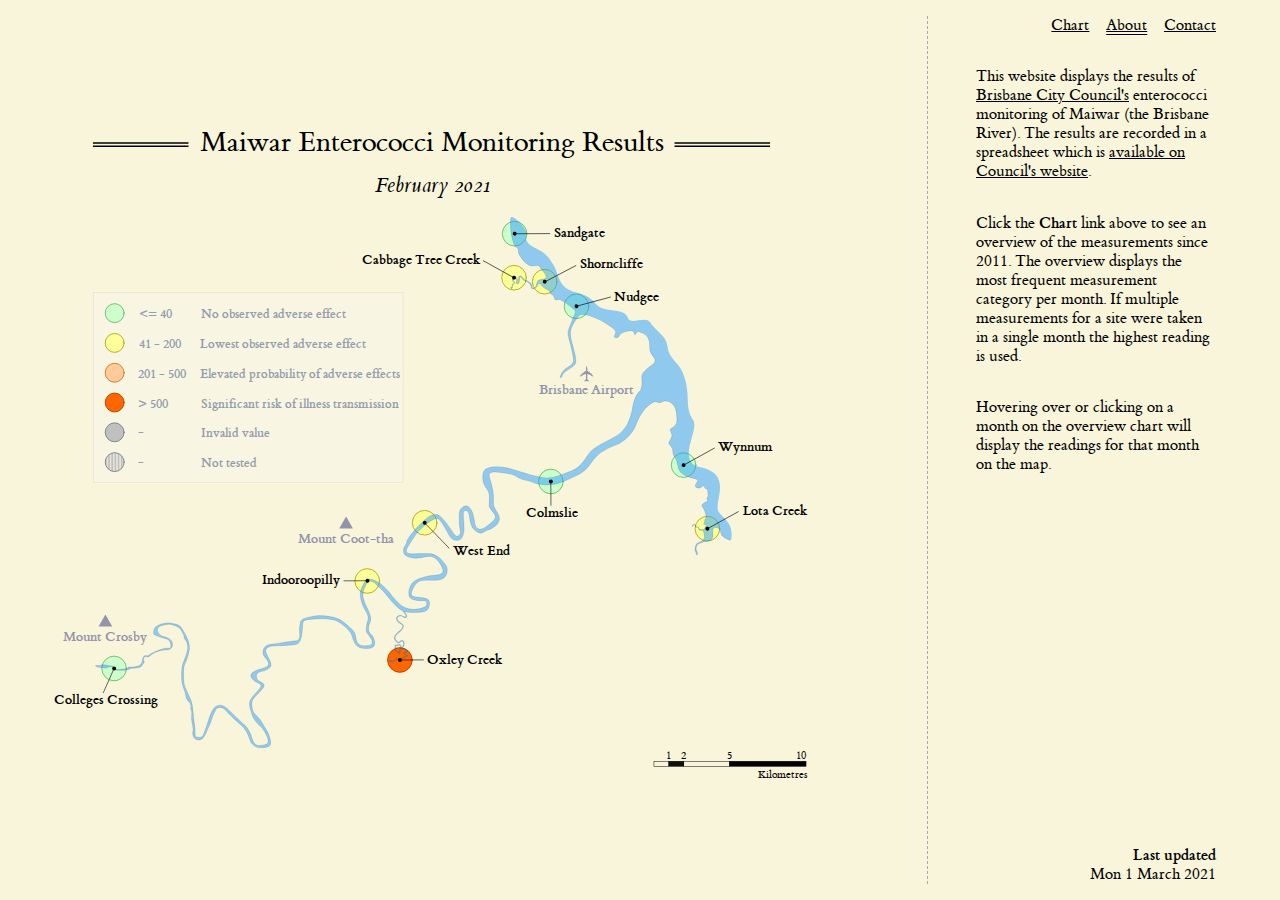
<file: site/index.html>
<!DOCTYPE html>
<html lang=en>
  <head>
    <title>Maiwar Water Quality Map</title>
    <meta charset="UTF-8">
    <meta name="viewport" content="width=device-width">
    <link href="css/style.css" rel="stylesheet">
  </head>

  <body>
    <div id="content">
      <svg version="1.1" viewBox="0 0 842.9 691.22" xmlns="http://www.w3.org/2000/svg" xmlns:xlink="http://www.w3.org/1999/xlink">
        <defs>
        <pattern id="b" xlink:href="#d" patternTransform="matrix(.14244 0 0 .48822 139.49 130.51)"/>
        <pattern id="d" width="29.687487" height="138.54168" patternTransform="matrix(.26458 0 0 .26458 139.18 143.21)" patternUnits="userSpaceOnUse">
        <rect width="9.8958" height="138.54" fill="#c0c0c0" fill-rule="evenodd" style="paint-order:markers fill stroke"/>
        <rect x="19.792" width="9.8958" height="138.54" fill="#c0c0c0" fill-rule="evenodd" style="paint-order:markers fill stroke"/>
        </pattern>
        <pattern id="a" xlink:href="#c" patternTransform="matrix(.10924 0 0 .37443 -422.92 126.75)"/>
        <pattern id="c" width="29.687487" height="138.54168" patternTransform="matrix(.26458 0 0 .26458 139.18 143.21)" patternUnits="userSpaceOnUse">
        <rect width="9.8958" height="138.54" fill="#c0c0c0" fill-rule="evenodd" style="paint-order:markers fill stroke"/>
        <rect x="19.792" width="9.8958" height="138.54" fill="#c0c0c0" fill-rule="evenodd" style="paint-order:markers fill stroke"/>
        </pattern>
        </defs>
        <g transform="translate(475.04 233.45)">
        <rect x="-475.04" y="-233.45" width="842.9" height="691.22" fill="#f8f5da" fill-rule="evenodd" style="paint-order:markers fill stroke"/>
        </g>
        <g transform="translate(475.04 233.45)">
        <text x="-155.28358" y="200.64932" fill="#9393ac" font-family="ETBembo" font-size="3.5278px" letter-spacing="0px" stroke-width=".26458" word-spacing="0px" style="font-feature-settings:normal;font-variant-caps:normal;font-variant-ligatures:normal;font-variant-numeric:normal;line-height:1.25" xml:space="preserve"><tspan x="-155.28358" y="203.91183" fill="#9393ac" font-family="ETBembo" stroke-width=".26458"/></text>
        </g>
        <g transform="translate(475.04 233.45)">
        <g transform="translate(12.145 -3.7042)">
        <rect x="159.9" y="431.56" width="15.127" height="5.0874" fill="none" stroke="#000" stroke-linecap="square" stroke-miterlimit="2" stroke-width=".5" style="paint-order:normal"/>
        <rect x="175.02" y="431.56" width="15.127" height="5.0874" fill="#101010" fill-rule="evenodd" stroke="#000" stroke-linecap="square" stroke-miterlimit="2" stroke-width=".5" style="paint-order:normal"/>
        <rect x="190.15" y="431.56" width="46.381" height="5.0874" fill="none" stroke="#000" stroke-linecap="square" stroke-miterlimit="2" stroke-width=".5" style="paint-order:normal"/>
        <text x="172.05009" y="429.47739" fill="#000000" font-family="ETBembo" font-size="11.289px" letter-spacing="0px" stroke-width=".26458" word-spacing="0px" style="font-feature-settings:normal;font-variant-caps:normal;font-variant-ligatures:normal;font-variant-numeric:normal;line-height:1.25" xml:space="preserve"><tspan x="172.05009" y="429.47739" font-family="ETBembo" font-size="11.289px" stroke-width=".26458" style="font-feature-settings:normal;font-variant-caps:normal;font-variant-ligatures:normal;font-variant-numeric:normal">1</tspan></text>
        <text x="187.71008" y="429.47739" fill="#000000" font-family="ETBembo" font-size="11.289px" letter-spacing="0px" stroke-width=".26458" word-spacing="0px" style="font-feature-settings:normal;font-variant-caps:normal;font-variant-ligatures:normal;font-variant-numeric:normal;line-height:1.25" xml:space="preserve"><tspan x="187.71008" y="429.47739" font-family="ETBembo" font-size="11.289px" stroke-width=".26458" style="font-feature-settings:normal;font-variant-caps:normal;font-variant-ligatures:normal;font-variant-numeric:normal">2</tspan></text>
        <text x="233.63998" y="429.47739" fill="#000000" font-family="ETBembo" font-size="11.289px" letter-spacing="0px" stroke-width=".26458" word-spacing="0px" style="font-feature-settings:normal;font-variant-caps:normal;font-variant-ligatures:normal;font-variant-numeric:normal;line-height:1.25" xml:space="preserve"><tspan x="233.63998" y="429.47739" font-family="ETBembo" font-size="11.289px" stroke-width=".26458" style="font-feature-settings:normal;font-variant-caps:normal;font-variant-ligatures:normal;font-variant-numeric:normal">5</tspan></text>
        <rect x="236.53" y="431.56" width="77.635" height="5.0874" fill-rule="evenodd" stroke="#000" stroke-linecap="square" stroke-miterlimit="2" stroke-width=".5" style="paint-order:normal"/>
        <text x="303.75174" y="429.47739" fill="#000000" font-family="ETBembo" font-size="11.289px" letter-spacing="0px" stroke-width=".26458" word-spacing="0px" style="font-feature-settings:normal;font-variant-caps:normal;font-variant-ligatures:normal;font-variant-numeric:normal;line-height:1.25" xml:space="preserve"><tspan x="303.75174" y="429.47739" font-family="ETBembo" font-size="11.289px" stroke-width=".26458" style="font-feature-settings:normal;font-variant-caps:normal;font-variant-ligatures:normal;font-variant-numeric:normal">10</tspan></text>
        <text x="265.03409" y="449.0434" fill="#000000" font-family="sans-serif" font-size="16.933px" letter-spacing="0px" stroke-width=".26458" word-spacing="0px" style="font-feature-settings:normal;font-variant-caps:normal;font-variant-ligatures:normal;font-variant-numeric:normal;line-height:1.25" xml:space="preserve"><tspan x="265.03409" y="449.0434" font-family="ETBembo" font-size="11.289px" stroke-width=".26458">Kilometres</tspan></text>
        </g>
        </g>
        <g transform="translate(475.04 233.45)">
        <text x="-374.55164" y="147.72813" fill="#939dac" font-family="'Victor Mono'" font-size="11.289px" font-weight="bold" letter-spacing="0px" stroke-width=".26458" word-spacing="0px" style="font-feature-settings:normal;font-variant-caps:normal;font-variant-ligatures:normal;font-variant-numeric:normal;line-height:1.25" xml:space="preserve"><tspan x="-374.55164" y="158.3376" fill="#939dac" font-family="'Victor Mono'" font-size="11.289px" font-weight="bold" stroke-width=".26458" style="font-feature-settings:normal;font-variant-caps:normal;font-variant-ligatures:normal;font-variant-numeric:normal"/></text>
        <circle id="location-indooroopilly" cx="-118.75" cy="245.02" r="12.5" fill="#f60" fill-rule="evenodd" stroke="#b24900" stroke-linecap="square" style="paint-order:markers fill stroke"/>
        <circle id="location-west-end" cx="-60.513" cy="185.94" r="12.5" fill="#fc9" fill-rule="evenodd" stroke="#c98038" stroke-linecap="square" style="paint-order:markers fill stroke"/>
        <circle id="location-oxley-creek" cx="-85.629" cy="325.13" r="12.5" fill="#ff9" fill-rule="evenodd" stroke="#b0b027" stroke-linecap="square" style="paint-order:markers fill stroke"/>
        <circle id="location-colleges-crossing" cx="-375.49" cy="333.76" r="12.5" fill="#cfc" fill-rule="evenodd" stroke="#72be72" stroke-linecap="square" style="paint-order:markers fill stroke"/>
        <circle id="location-colmslie" cx="67.501" cy="144.09" r="12.5" fill="#c0c0c0" fill-rule="evenodd" stroke="#838383" stroke-linecap="square" style="paint-order:markers fill stroke"/>
        <circle id="location-wynnum" cx="202.1" cy="127.51" r="12.5" fill="url(#b)" fill-rule="evenodd" stroke="#828282" stroke-linecap="square" stroke-opacity=".97656" style="paint-order:markers fill stroke"/>
        <circle id="location-lota-creek" cx="226.27" cy="191.98" r="12.5" fill="#fc9" fill-rule="evenodd" stroke="#c98038" stroke-linecap="square" style="paint-order:markers fill stroke"/>
        <circle id="location-nudgee" cx="93.489" cy="-33.597" r="12.5" fill="#ff9" fill-rule="evenodd" stroke="#b0b027" stroke-linecap="square" style="paint-order:markers fill stroke"/>
        <circle id="location-cabbage-tree-creek" cx="30.156" cy="-62.589" r="12.5" fill="#cfc" fill-rule="evenodd" stroke="#72be72" stroke-linecap="square" style="paint-order:markers fill stroke"/>
        <circle id="location-sandgate" cx="30.736" cy="-107.27" r="12.5" fill="#f60" fill-rule="evenodd" stroke="#b24900" stroke-linecap="square" style="paint-order:markers fill stroke"/>
        <circle id="location-shorncliffe" cx="61.232" cy="-58.554" r="12.5" fill="#c0c0c0" fill-rule="evenodd" stroke="#838383" stroke-linecap="square" style="paint-order:markers fill stroke"/>
        <path d="m249.56 203.88c-3.4946-1.5037-8.3769-3.0155-9.3544-6.8054-0.85442-3.3125-1.0939-5.6249-5.6491-6.3028-2.7528-0.40964-2.9095 3.9373-2.7232 5.7649 0.29517 2.8954 0.051 3.3366-0.16371 4.303-0.60132 2.7069-3.7935 3.9698-6.9884 4.0214-2.1798 0.23154-4.3635 1.0905-6.9081 2.2586-1.7858 0.81974-2.54 2.7772-2.9602 4.545-0.59321 2.4954 1.806 2.8057 1.3752 6.7614l-1.1676-0.0289c-0.0741-0.70102 0.30788-0.51195-0.7139-2.652-0.49335-1.0333-0.92369-1.8957-0.68118-3.1134 0.47765-2.3984 0.78545-5.5451 3.2007-6.3195 1.797-0.57621 3.3911-1.4274 4.6706-2.3856 2.6258-1.9666 1.5773-5.5994 0.97018-8.3666-0.29616-1.3498-0.79944-2.1891-4.3495-2.1104-0.98593 0.0219-0.5603-2.6485-1.347-2.8107-0.79192-0.16325-2.1467 0.20844-2.6169-0.58029-0.41405-0.69459 0.15622-1.7309-1.0992-1.789-0.73464 0.041-1.2612-5e-3 -1.485 0.3508-0.22822 0.36275-0.26142 0.65064-0.23386 1.333l-0.23386 0.0234c0.0177-0.47463-0.16538-0.87853 0.10523-1.4499 0.11887-0.25101 0.0489-0.47917 1.2394-0.54957 0.69625-0.0411 1.8712-0.19424 1.8314 1.0056-0.0385 1.1643 1.5045 1.2307 2.7288 1.1693 0.61072-0.0307 0.75369 2.5223 2.5252 2.7228 4.9547 0.56061 3.6419-2.2038 4.9116-3.3308 2.1115-1.8742 0.5199-1.183-1.637-1.7774-1.1483-0.31639 0.61304-2.0964 0.60804-3.1805-0.0133-3.0996 1.3297-1.8011 1.3337-3.3379 0.0131-4.58-0.1165-6.3341-3.9463-11.972-1.1265-1.6583 2.4079-3.7125 4.7173-4.8025 1.7294-0.81618 0.965-1.3074 0.32741-2.2451-0.41762-0.61416-0.019-1.5339 0.56127-2.4322 1.263-1.9548 0.19946-4.3166-0.0468-6.5949-0.14171-1.311 0.61241-1.9563-1.1055-1.6848-2.0245 0.32002-1.3834-2.1037-2.6065-2.7776-1.2392-0.68268-2.8483 2.6383-5.6197 2.0325-4.784-1.0457-2.8082-3.8921-1.6153-5.4964 2.9598-3.9807-1.4352-3.6162-5.2829-4.7958-5.1779-1.5874-12.291-4.1086-13.47-10.477-1.676-9.0469-2.1883-8.1306-4.3966-12.114-1.8782-3.388 0.0473-6.6878-3.8821-10.524-2.406-2.3488-0.64225-4.0602 0.0974-5.2207 3.2954-5.1703 1.1222-7.0299 0.14032-9.5883-0.44868-1.1691 0.53062-2.1374 1.5435-2.666 7.1386-3.7253 5.0518-9.9699 4.4901-16.464-0.15133-1.7495-2.0757-10.571-10.524-10.991-3.7622-0.18732-4.9791 3.0854-9.448 0.98222-1.6057-0.75572-3.2399-0.25485-8.7082 4.0776-3.1607 2.6343-4.7859 5.1284-6.4782 7.628-2.5199 3.8531-4.0657 7.7059-5.7562 11.559-1.5842 4.3567-4.2126 7.9541-7.1489 11.327-3.823 3.8223-7.9427 7.3284-13.602 9.1917-8.2596 3.2506-15.265 7.433-17.548 9.7023-3.9763 3.4943-6.393 7.7212-9.4702 11.466-2.7565 3.3549-5.0779 6.061-12.349 9.7488-4.9633 2.3025-10.489 5.0674-15.222 6.6787-5.3307 2.382-17.871 4.5769-28.044 0.7028-6.589-3.103-12.04-2.2148-17.177-6.0818-2.513-1.7208-5.0206-3.4415-21.308-4.9206-7.0832-0.38616-7.4595 2.49-6.6849 5.1532 0.49634 2.125 3.8915 12.555 3.9388 17.581 0.346 3.5644 0.097422 9.3666 0.34727 10.56 0.0734 1.7827 0.72536 2.4397 1.5048 4.0194 1.8022 3.6255 4.8886 7.0798 4.2835 11.026-1.7214 5.4846-4.6214 6.9385-7.7721 8.8305-2.6741 1.6057-4.7163 1.4913-6.35 2.6789-2.8979 2.2908-5.1484 2.7477-7.706 1.4221-2.9154-2.0722-5.1789-3.9-5.7878-5.1924-1.4583-3.0954-2.3346-6.838-2.712-11.179-0.56364-3.8954-1.8647-6.0692-3.8365-5.92-1.5938 0.12057-2.98 0.68691-2.1828 7.8714 0.37001 3.3346 0.35402 6.3978 0.49609 9.4919 0.44763 3.7926-1.0912 8.1023-1.4552 8.9297-0.95246 2.248-2.0827 4.3801-7.0115 4.0349-4.9637-0.95034-6.804-5.5408-8.0698-7.8052-2.9121-5.2096-7.615-14.125-10.716-14.354-2.2809-0.19503-6.0094 1.8267-11.112 5.9531-4.9072 4.5987-7.2486 5.199-13.626 15.081-2.0336 3.0501-4.0343 5.8063-5.6555 8.7974-2.3159 4.3127 0.02633 5.6075 3.9357 5.887 8.4898 0.41287 20.323-1.2898 24.97 1.5544 4.5108 2.3887 7.6849 6.3797 10.683 10.649 1.4797 2.1076 2.5329 11.767-5.7878 14.023-9.1817 2.4891-20.403-2.3808-25.235 4.7956-5.294 7.9548-5.5156 11.708-2.0836 12.435 6.0181 1.2728 15.056 0.678 15.974 4.9609 0.77752 3.6281-0.67652 9.6136-5.5893 10.352-9.7313 1.4624-16.345 0.84934-19.821-0.12814 1.6731 2.0983 2.8013 3.9424 2.5859 4.9413-0.32765 1.5191-2.1977 1.5096-3.4964 0.76018-1.2837-0.70636-2.0648-2.1816-4.7475-0.74827-1.5489 0.68141-1.9797 1.7528-0.81855 3.9284 0.74853 1.4025 2.8898 2.5243 4.4199 3.7652 0.85373 0.79571 1.7897 1.5364 0.86558 3.5316-0.6391 1.2814-1.1691 2.6822-2.2686 3.4613-1.0059 0.75583-2.0005 1.5227-2.8763 2.4086-0.9584 0.91665-1.8328 1.9022-2.5492 3.0169-1.1202 2.0706 0.2372 3.4156 1.0289 4.4199 1.3821 1.7599 1.859 2.0646 3.2039 0.63148 0.58498-0.62333 1.8912-0.92477 3.5316-0.44442 0.79533 0.23291 1.0923 1.1802 1.1333 2.5022 0.03411 1.1-0.10285 2.2088-0.71262 3.2272-0.30622 0.51144-1.75 2.2635-2.8763 1.0759-0.54417-0.57375-0.14492-3.2341-2.3389-1.8242-0.96625 0.62095-4.5971-1.0399-2.5487 1.7306 0.25614 0.34644-0.66766 3.2981 0.98185 4.0928 0.22461 0.10821 2.9027 2.9423 2.45 0.24545-0.18139-1.0804-0.40635-2.5767 1.1751-3.2391 0.24858-0.10412 3.3707-0.39751 4.6302 0.3974 0.49145 0.29628 4.1892 2.1093 2.5725 3.0871-1.396 0.84434-5.7223 0.89538-1.1927 2.666 1.4173 0.42362 1.7424 1.1682 0.14056 2.4789-1.7221 1.422-5.4011 0.95025-5.2979 2.0283-0.18822 2.4723-2.9299 1.4323-3.5889 0.84801-1.4215-1.3833-2.4475 0.49184-3.2504 1.3565-0.80226 0.68013-2.0667 0.75342-3.3678 0.58496-0.47096-0.061-1.8129-1.2828-0.95912 0.0233l-0.77153 0.25736c-0.77063-1.1191-0.04051-1.8702 1.45-1.4268 3.0914 0.9195 3.0481-0.2933 3.8587-1.0289 0.75452-0.68474 1.4128-1.43 3.1807-0.53795 0.82504 0.41632 2.5667 1.5994 2.6892-0.30385 0.07485-1.1624 3.3506-1.7073 4.3966-2.0113 4.4952-1.306-0.51396-1.7308-1.0759-2.9466-0.82465-1.7841 0.66601-2.0285 2.2453-2.128 2.7025-0.1702-0.81352-2.6472-3.9992-2.8768-2.3821-0.17174-1.9656 1.7394-2.0578 3.7419-0.13828 3.0051-4.7291-1.0303-4.9113-1.8009-0.29092-1.2303 0.05755-2.4832-0.30386-3.8116-0.25868-0.95086-0.42955-1.9331 0.63149-2.128 1.0501-0.19288 2.2724-0.24852 3.1337-0.53795 2.0371-0.68453 2.0182 0.87831 2.3616 1.6836 1.4344 3.3636 2.8616-2.0353 2.5492-3.9522-0.17963-1.1024-1.9265-1.3465-3.5781 0.0703-1.7199 1.4754-2.5522 0.52594-3.344-0.0935-0.99072-0.77507-1.8478-1.8281-2.3389-3.1574-0.58168-1.5745 0.09493-2.9912 0.98237-4.1858 0.89228-1.2011 1.8953-2.3042 2.9936-3.1807 2.9986-2.3931 3.2347-2.8449 3.5781-3.4613 0.79527-1.4276 1.6768-2.851-0.37414-4.0923-1.9859-1.4148-4.3677-2.6561-4.9578-4.794-0.72147-2.6137 0.8339-3.9441 3.1802-4.4902 2.1517-0.3243 3.1217 1.3069 4.6772 1.5668 4.0427 0.6755-0.13865-3.9082-0.87241-4.8868-0.73376-0.97856-1.111-1.1599-1.391-1.3377-8.0176-5.0892-13.154-13.106-19.381-20.009-5.1117-4.3774-12.371-15.131-17.033-6.4823-2.9701 4.9615-4.5704 10.817-2.1167 16.57 2.1103 6.9162 8.5075 14.449 6.2838 21.134-2.0135 5.0909-3.2865 9.6801 1.4883 13.56 1.9493 1.5839 6.5664 12.49-1.7529 13.395-13.899 1.5115-15.589-3.7141-18.686-13.659-0.6721-3.716-11.874-13.958-17.959-14.982-6.8055-1.5582-15.214-1.5689-24.573-0.66146-4.6852 0.48535-7.4958 0.42383-7.2099 7.8052-0.58622 6.5684-0.89705 13.599-4.3987 16.603-2.8543 2.0012-14.274 2.075-23.779 2.5797-7.5526 0.21174-11.139 2.6195-8.0367 8.7312 1.7408 4.0289 6.0289 9.7518 3.4727 12.667-3.66 3.5872-6.1149 3.9626-10.12 4.6633-5.9446 1.567-4.3342 8.4165-0.37931 10.004 5.4285 2.1515 4.6359 4.7773 3.2742 6.4544-5.5201 6.7986-10.796 10.472-11.319 14.265-0.66519 4.8273 0.58612 10.136 3.1802 12.535 5.2856 4.8884 7.0793 8.4381 9.9627 13.377 2.5066 3.6228 4.4118 7.4442 5.2384 11.553 0.60014 2.9826 1.8329 7.0283-2.7595 8.138-6.4018 1.5469-10.824 0.8174-12.909-0.8418-4.002-3.1848-4.3251-4.5362-4.9578-6.6415-1.8117-6.0277-4.5542-10.856-8.6997-14.593-3.8323-3.2592-11.571-10.27-15.668-14.967-2.7495-3.1522-7.9483-4.593-10.196-0.46818-4.2376 7.7754-4.1928 11.486-6.642 16.324-2.0028 3.956-3.529 8.83-5.7061 11.646-3.3957 4.3926-9.3459 2.7234-10.524-1.5901-1.4035-5.1391 0.12774-3.8518-0.0151-6.4022-0.17065-3.0467-1.6566-8.0959-1.6738-12.057 0.41635-5.3102 0.26985-6.9536-0.75653-8.5798-0.76959-1.2194 0.48734-2.6232 0.22376-3.5967-0.70098-2.5889-1.3915-3.826-2.0345-4.1863-3.4588-1.938-2.8652-5.8686-3.8819-8.9798-1.462-4.4735-3.0302-7.7844-3.3445-11.342-0.54227-6.1382-0.41527-13.318 0.95911-17.727 1.3878-4.452 3.3929-8.0772 4.5134-13.307 0.94285-2.7045 0.45064-6.3086-0.51469-9.0036-0.29874-0.834-0.46644-1.3697-1.7074-2.7616-1.0431-1.17-0.92869-2.1676-1.1772-3.8018-0.13145-0.86463-0.84302-2.068-1.0909-2.4639-1.6946-2.7069-2.2098-5.5937-7.2967-7.2497-2.8954-0.94255-4.5199-2.756-10.827-1.2625-1.5293 0.36214-9.8321 1.5137-7.1096 7.273 2.5516 5.1112 6.18 4.2198 9.6118 5.7531 3.5342 1.5286 5.7232 4.2759 5.0979 8.2553-0.5497 3.4982-4.3504 4.2809-5.4255 4.2561-6.4921-0.15113-11.517 2.2317-13.096 2.9233-2.3982 1.0503-3.5561 2.6781-5.332 3.7884-1.8996 1.1877-1.8911-0.27014-3.0866-0.11679-2.754 0.4971-2.5245 3.3822-2.0815 4.1858 0.78994 1.4331 0.30642 2.0921 0.0703 2.4324-0.46474 0.6695-0.93319 0.87802-1.8009 2.3854-1.1078 1.9243-3.4323 2.272-5.8462 2.619-3.041 0.43715-4.996-0.32186-7.8346 1.5203-1.6749 1.087-12.203 0.91819-13.283 0.60823-2.4164-0.69295 0.22034-2.7132-4.8984-3.2608-3.2883-0.42217-1.7966 1.8176-7.0166 1.1565-6.2087-0.78626-5.8481-0.83301-8.1731-1.8247l0.032-0.96427c2.023 0.44627 3.7358 0.48048 5.7051-0.27699 1.9154-0.73676 5.2256 0.31869 8.7478 0.71106 2.1032 0.23432 3.8402 0.43802 4.4648 1.7694 1.0908 2.3251 2.9988 1.9175 4.5806 2.034 1.9486 0.0756 4.4085-0.40302 6.6642-0.56224 3.3151-0.23397 1.0626-1.8932 4.101-1.8025 2.1706 0.0649 4.3219-0.13655 6.3665-0.51263 2.0272-0.49268 3.987-0.59203 5.4074-2.9104 1.3145-2.1454 1.135-4.3149 1.9885-6.349 0.49315-1.1753 1.5606-2.504 3.3678-1.8242 2.2191 0.83481 3.1063-1.2464 4.7475-2.128 3.2531-1.7475 6.7104-3.0297 10.36-4.3263 3.5935-1.2769 4.9062-1.14 7.7411-1.0759 3.7535 0.0849 1.7327-8.4148-1.9177-9.2139-3.9049-0.85479-7.2396-2.261-11.599-3.8354-2.4984-0.85267-2.1992-3.4819-1.7776-5.5423 0.52226-2.5528 3.2473-4.3055 6.8523-5.6828 5.9986-2.2038 10.646-1.461 14.944-0.30438 5.6471 1.5199 6.138 3.5983 7.6 6.151 2.6818 4.6824 5.5414 9.0743 6.3614 14.452 0.37862 2.4833 0.5303 4.5499-0.23567 7.674-0.66143 2.6977-1.8613 7.5503-2.7812 9.2108-3.016 5.4441-2.6355 9.4893-2.5724 14.289 0.0991 7.5501 0.2355 8.909 1.8944 13.073 1.7955 4.5063 4.3135 8.863 5.7294 13.073 2.0405 6.0676 1.8303 11.29 2.5662 17.272 0.507 5.4056 1.7966 10.732 1.4511 16.079-0.0177 0.27279-0.0982 1.1806 0.2584 2.0237 0.59346 1.403 1.4745 1.3709 2.7192 1.5772 2.0599 0.34134 4.3803 0.6993 5.9852-4.13 1.6833-4.3354 3.3462-8.675 4.5971-13.097 2.5975-8.4035 5.0862-12.512 7.5076-13.957 3.913-2.5046 7.9161-1.6294 12.005 2.4805l8.6294 8.3561c5.6217 5.4434 8.3706 7.263 10.641 10.243 2.5659 3.3681 4.5099 7.1921 5.4958 11.74 3.096 9.014 8.1966 6.6543 12.769 5.9635 4.9528-0.74835 5.1599-5.201-2.1048-16.3-1.4599-1.9532-8.4866-7.6258-10.173-12.651-2.8907-8.6146-3.5504-11.037-2.9228-14.663 0.52173-3.0141 5.1264-7.6651 8.9333-12.044 6.7782-7.7962-2.0627-5.0672-6.9691-12.067-3.5847-5.1145 4.6259-7.7814 8.8077-9.1235 9.3389-2.383 11.01-4.9152 4.1434-12.498-2.3473-2.7182-1.834-8.2006 1.1152-10.52 3.2682-2.8326 10.943-2.0951 17.959-3.9026 4.553-1.0185 9.1061-1.1132 13.659-1.6536 3.0161-0.89847 3.3133-3.9262 3.0758-7.4745-0.51371-4.7584-0.10989-8.3545 0.69453-11.443 0.39972-2.2435 2.8153-4.0167 8.4997-5.0271 3.0593-0.60076 4.5099-1.3219 10.914-1.6536 6.269 0.0424 12.931 0.92924 19.116 3.3404 3.3536 1.0268 14.966 11.147 16.536 14.056 1.1104 2.4788 0.97585 4.3241 1.5575 7.0378 0.51148 2.3862 1.9224 4.3535 3.8664 5.3645 2.8346 1.2276 5.3605 0.90152 9.0785 0.4961 2.765-0.43455 3.6783-2.1471 2.8608-5.3247-1.4392-3.2291-5.4962-7.2346-5.6885-9.4589-0.28474-4.1792 0.90143-7.9661 1.8852-11.807 0.50946-3.5847-1.3817-6.8493-3.4726-10.087-1.5898-3.069-3.1255-6.2401-3.9357-10.782-1.1084-5.9319-0.16082-8.0496 0.49609-10.153 2.2821-4.5239 4.1423-10.16 8.2682-9.8226 8.1142 0.68453 14.811 7.4947 19.315 12.535 1.3923 1.4734 9.6605 14.085 17.76 16.999 6.2696 2.0458 12.383 1.5449 18.389-0.72761 2.6764-0.7021 4.2542-6.2844 0.69453-6.78-6.8231 0.034-13.635 0.0577-15.809-4.2995-1.165-5.0244 0.04192-9.5053 3.1089-13.56 3.537-3.7201 7.7895-5.2069 14.552-6.7138 9.6328-2.5204 23.08 1.0487 13.097-13.758-3.9125-5.54-6.8075-6.3053-9.5911-6.5484-3.27-0.18996-6.0494 0.60116-8.8966 1.2568-4.6592 0.80747-8.8776 0.58484-12.832-0.72761-4.4101-1.5791-5.0419-3.6209-5.1924-5.7216 0.09806-3.1264 0.25478-4.1385 2.0836-6.3169 1.4339-2.2444 0.87583-4.4409 2.3812-6.2508 1.5019-2.2261 3.0409-4.6524 5.4901-7.3091 1.7716-2.1778 3.63-4.4051 6.6146-7.276 2.4638-2.48 4.8881-4.802 7.1768-6.5815 2.7977-2.1874 5.9402-4.0658 10.12-3.605 2.4754 0.14812 7.1638 5.5653 9.8888 9.062 2.444 2.948 4.3765 5.96 6.1185 8.9958 2.9988 4.5692 4.8657 4.7014 6.9122 2.745 1.9698-1.9367-0.17421-8.0574-0.19844-11.972-0.15939-3.7412-0.24143-7.6004 0.13229-11.311 0.5365-3.5244 4.6259-6.1959 6.7469-6.2839 1.8421-0.11895 3.1128 1.6446 3.9688 2.5135 2.3043 2.5985 3.5689 6.5251 4.5971 13.295 0.45759 5.1523 2.4447 7.4405 5.4586 7.8682 3.623-0.053 6.8931-2.8574 9.8568-5.2524 2.5551-2.3006 5.729-4.8979 5.718-6.3707 0.24928-2.1767 0.2223-2.7221-4.8323-8.9617-0.86025-1.1915-1.2721-2.0732-1.3942-3.4019-0.015412-3.4503 0.43839-6.5195 0.19017-10.514-0.21188-2.7722-1.6722-5.3777-3.2324-7.3003-3.7195-5.3088-4.11-10.949-2.835-16.253 3.1744-7.1284 17.842-5.7677 26.836-3.591 13.424 4.0931 33.316 10.867 39.687 9.4496 6.4233-0.66232 11.25-2.5374 17.198-4.9139 5.5113-1.8204 10.549-3.5614 15.308-8.6935 4.9365-4.8716 8.1863-13.123 13.796-16.253 9.0107-6.7103 22.471-10.925 27.904-17.121 5.5921-5.7768 7.0676-10.439 9.8273-19.655 1.062-4.4882 1.881-16.54 8.8544-21.752 5.0065-14.793-5.1214-13.535 10.649-25.174 10.513-7.7589-1.9304-7.7008-1.3766-19.931 0.29084-6.4226-2.173-11.245-7.4208-13.274-1.7392-0.67248-4.487-3.2492-5.9552-0.2023-3.5573 5.8175-0.0178-3.434-6.2156-2.0797-6.6408 0.5968-10.672 3.3349-10.98 4.3987-0.63143 2.1762-2.3194 2.9271-3.9688 2.5135-3.2179-0.8068 0.39474-3.1835 0.13229-5.6885 1.1058-3.8527-32.461-23.713-38.149-15.772-6.0458 8.4386-7.7733 13.124-7.7557 17.36 0.04046 9.7534 8.82 27.01 4.101 31.882-4.3052 4.4454-11.27 5.6902-13.361 12.965l-1.4552-0.66146c1.5276-2.6094 0.96198-4.4561 5.424-8.2021 3.5761-3.0023 8.9814-4.9114 8.3344-9.7896-1.0132-7.639-2.8874-14.831-4.8948-21.96-1.6803-5.9677 0.04612-8.2722 0.92604-10.98l5.1594-12.965c1.6204-4.0717 0.10659-4.156-2.1167-5.8208-2.7004-2.0222-5.113-4.6986-9.7896-7.1438-1.9959-1.0436-2.585-2.5069-6.3635-1.3911-1.8626 0.55003-2.1219-1.5252-2.6727-3.3685-0.40324-1.3493-1.8579-2.0889-3.179-2.7733-1.4592-0.75598 0.74542-2.8327-5.3538-5.2663-4.9194-1.9628-5.4391-9.1566-8.5254-2.3031-0.81687 1.814-5.8916 3.6911-5.992 1.0918-0.14099-3.6504-3.5755-5.9774-6.2167-6.6217-3.3234-0.81072-5.3371-7.8833-5.7004-1.754-0.07618 1.8009-0.26646 5.3684-2.6309 4.6041-2.0564-0.88382 1.2142-4.7188-1.1047-5.6059-1.8458-0.42528-3.5263 1.0992-2.6224 2.4634 0.51402 0.77582 2.9601 1.6213 0.73082 2.9963-2.6651 1.6438-0.15626 4.5565-2.8502 5.1888l-0.56485-1.4995c1.708-0.08463 1.7395-0.96561 1.5245-1.9637-0.1688-0.73656 0.33931-1.4333 0.98185-1.912 1.46-1.0878 1.1016-1.3147-0.02584-2.0671-1.2695-0.8471-0.95946-2.5892 0.12371-3.2348 1.1763-0.7733 3.5308-0.96776 4.1396 0.23761 0.45686 0.90458 0.15926 1.9805-0.10335 3.0231-0.41665 1.6541 0.80232 2.1029 1.0594 0.05168 0.23548-1.8791-0.15548-3.7988 1.2402-5.5552 0.58018-0.7301 1.4827-0.46642 2.0929 0.23254 1.1824 1.3545 1.9921 3.0151 3.9791 3.7982 2.287 0.90132 4.2604 2.0706 5.8911 3.6432 0.86434 0.83354 0.62024 2.1423 0.85266 3.2815 0.4126 2.0223 1.6899 1.132 2.8346 0.57601 1.4686-0.71322 1.304-1.9026 1.6354-2.979 0.48323-1.5693 0.32906-3.5419 2.3254-4.4442 2.9785-1.3462 9.1137-0.0564 7.1055-4.7284-0.9723-2.262-2.5608-4.2414-4.3894-6.3242-1.6881-1.9227-1.2895-4.931-6.6148-3.4487-5.306 1.4768-10.83-3.529-13.564-7.7174l-2.1983-3.3676c-2.733-4.1867 1.3918-4.9827-3.7885-8.1851-1.8593-1.1494-6.8209-14.635-4.8643-29.513 1.0125-4.1323 16.086 10.189 15.417 15.372-2.3769 18.415 16.221 11.595 25.95 29.811 8.4086 10.843 4.8969 23.443 20.789 29.308 5.9846 2.2086 15.807 2.6133 24.122 12.917 7.7778 9.6371 29.16 3.0899 32.299 13.851 2.4696 8.4674 18.024-2.5189 22.749 4.9279 5.4231 8.5467 16.539 13.671 17.396 23.756 1.099 12.94 11.304 16.883 15.237 26.245 9.7952 23.321 1.2275 34.061 10.885 49.016 6.9822 10.811-18.404 42.212 7.6565 48.029 34.785 7.7642 11.249 36.75 18.767 45.841 5.6538 6.837 11.482 10.333 12.379 18.751 0.97103 9.116-0.96402 9.5091-0.96402 9.5091" fill="#259eff" opacity=".5"/>
        <path d="m249.56 203.88c-3.4946-1.5037-8.3769-3.0155-9.3544-6.8054-0.85442-3.3125-1.0939-5.6249-5.6491-6.3028-2.7528-0.40964-2.9095 3.9373-2.7232 5.7649 0.29517 2.8954 0.051 3.3366-0.16371 4.303-0.60132 2.7069-3.7935 3.9698-6.9884 4.0214-2.1798 0.23154-4.3635 1.0905-6.9081 2.2586-1.7858 0.81974-2.54 2.7772-2.9602 4.545-0.59321 2.4954 1.806 2.8057 1.3752 6.7614l-1.1676-0.0289c-0.0741-0.70102 0.30788-0.51195-0.7139-2.652-0.49335-1.0333-0.92369-1.8957-0.68118-3.1134 0.47765-2.3984 0.78545-5.5451 3.2007-6.3195 1.797-0.57621 3.3911-1.4274 4.6706-2.3856 2.6258-1.9666 1.5773-5.5994 0.97018-8.3666-0.29616-1.3498-0.79944-2.1891-4.3495-2.1104-0.98593 0.0219-0.5603-2.6485-1.347-2.8107-0.79192-0.16325-2.1467 0.20844-2.6169-0.58029-0.41405-0.69459 0.15622-1.7309-1.0992-1.789-0.73464 0.041-1.2612-5e-3 -1.485 0.3508-0.22822 0.36275-0.26142 0.65064-0.23386 1.333l-0.23386 0.0234c0.0177-0.47463-0.16538-0.87853 0.10523-1.4499 0.11887-0.25101 0.0489-0.47917 1.2394-0.54957 0.69625-0.0411 1.8712-0.19424 1.8314 1.0056-0.0385 1.1643 1.5045 1.2307 2.7288 1.1693 0.61072-0.0307 0.75369 2.5223 2.5252 2.7228 4.9547 0.56061 3.6419-2.2038 4.9116-3.3308 2.1115-1.8742 0.5199-1.183-1.637-1.7774-1.1483-0.31639 0.61304-2.0964 0.60804-3.1805-0.0133-3.0996 1.3297-1.8011 1.3337-3.3379 0.0131-4.58-0.1165-6.3341-3.9463-11.972-1.1265-1.6583 2.4079-3.7125 4.7173-4.8025 1.7294-0.81618 0.965-1.3074 0.32741-2.2451-0.41762-0.61416-0.019-1.5339 0.56127-2.4322 1.263-1.9548 0.19946-4.3166-0.0468-6.5949-0.14171-1.311 0.61241-1.9563-1.1055-1.6848-2.0245 0.32002-1.3834-2.1037-2.6065-2.7776-1.2392-0.68268-2.8483 2.6383-5.6197 2.0325-4.784-1.0457-2.8082-3.8921-1.6153-5.4964 2.9598-3.9807-1.4352-3.6162-5.2829-4.7958-5.1779-1.5874-12.291-4.1086-13.47-10.477-1.676-9.0469-2.1883-8.1306-4.3966-12.114-1.8782-3.388 0.0473-6.6878-3.8821-10.524-2.406-2.3488-0.64225-4.0602 0.0974-5.2207 3.2954-5.1703 1.1222-7.0299 0.14032-9.5883-0.44868-1.1691 0.53062-2.1374 1.5435-2.666 7.1386-3.7253 5.0518-9.9699 4.4901-16.464-0.15133-1.7495-2.0757-10.571-10.524-10.991-3.7622-0.18732-4.9791 3.0854-9.448 0.98222-1.6057-0.75572-3.2399-0.25485-8.7082 4.0776-3.1607 2.6343-4.7859 5.1284-6.4782 7.628-2.5199 3.8531-4.0657 7.7059-5.7562 11.559-1.5842 4.3567-4.2126 7.9541-7.1489 11.327-3.823 3.8223-7.9427 7.3284-13.602 9.1917-8.2596 3.2506-15.265 7.433-17.548 9.7023-3.9763 3.4943-6.393 7.7212-9.4702 11.466-2.7565 3.3549-5.0779 6.061-12.349 9.7488-4.9633 2.3025-10.489 5.0674-15.222 6.6787-5.3307 2.382-17.871 4.5769-28.044 0.7028-6.589-3.103-12.04-2.2148-17.177-6.0818-2.513-1.7208-5.0206-3.4415-21.308-4.9206-7.0832-0.38616-7.4595 2.49-6.6849 5.1532 0.49634 2.125 3.8915 12.555 3.9388 17.581 0.346 3.5644 0.097422 9.3666 0.34727 10.56 0.0734 1.7827 0.72536 2.4397 1.5048 4.0194 1.8022 3.6255 4.8886 7.0798 4.2835 11.026-1.7214 5.4846-4.6214 6.9385-7.7721 8.8305-2.6741 1.6057-4.7163 1.4913-6.35 2.6789-2.8979 2.2908-5.1484 2.7477-7.706 1.4221-2.9154-2.0722-5.1789-3.9-5.7878-5.1924-1.4583-3.0954-2.3346-6.838-2.712-11.179-0.56364-3.8954-1.8647-6.0692-3.8365-5.92-1.5938 0.12057-2.98 0.68691-2.1828 7.8714 0.37001 3.3346 0.35402 6.3978 0.49609 9.4919 0.44763 3.7926-1.0912 8.1023-1.4552 8.9297-0.95246 2.248-2.0827 4.3801-7.0115 4.0349-4.9637-0.95034-6.804-5.5408-8.0698-7.8052-2.9121-5.2096-7.615-14.125-10.716-14.354-2.2809-0.19503-6.0094 1.8267-11.112 5.9531-4.9072 4.5987-7.2486 5.199-13.626 15.081-2.0336 3.0501-4.0343 5.8063-5.6555 8.7974-2.3159 4.3127 0.02633 5.6075 3.9357 5.887 8.4898 0.41287 20.323-1.2898 24.97 1.5544 4.5108 2.3887 7.6849 6.3797 10.683 10.649 1.4797 2.1076 2.5329 11.767-5.7878 14.023-9.1817 2.4891-20.403-2.3808-25.235 4.7956-5.294 7.9548-5.5156 11.708-2.0836 12.435 6.0181 1.2728 15.056 0.678 15.974 4.9609 0.77752 3.6281-0.67652 9.6136-5.5893 10.352-9.7313 1.4624-16.345 0.84934-19.821-0.12814 1.6731 2.0983 2.8013 3.9424 2.5859 4.9413-0.32765 1.5191-2.1977 1.5096-3.4964 0.76018-1.2837-0.70636-2.0648-2.1816-4.7475-0.74827-1.5489 0.68141-1.9797 1.7528-0.81855 3.9284 0.74853 1.4025 2.8898 2.5243 4.4199 3.7652 0.85373 0.79571 1.7897 1.5364 0.86558 3.5316-0.6391 1.2814-1.1691 2.6822-2.2686 3.4613-1.0059 0.75583-2.0005 1.5227-2.8763 2.4086-0.9584 0.91665-1.8328 1.9022-2.5492 3.0169-1.1202 2.0706 0.2372 3.4156 1.0289 4.4199 1.3821 1.7599 1.859 2.0646 3.2039 0.63148 0.58498-0.62333 1.8912-0.92477 3.5316-0.44442 0.79533 0.23291 1.0923 1.1802 1.1333 2.5022 0.03411 1.1-0.10285 2.2088-0.71262 3.2272-0.30622 0.51144-1.75 2.2635-2.8763 1.0759-0.54417-0.57375-0.14492-3.2341-2.3389-1.8242-0.96625 0.62095-4.5971-1.0399-2.5487 1.7306 0.25614 0.34644-0.66766 3.2981 0.98185 4.0928 0.22461 0.10821 2.9027 2.9423 2.45 0.24545-0.18139-1.0804-0.40635-2.5767 1.1751-3.2391 0.24858-0.10412 3.3707-0.39751 4.6302 0.3974 0.49145 0.29628 4.1892 2.1093 2.5725 3.0871-1.396 0.84434-5.7223 0.89538-1.1927 2.666 1.4173 0.42362 1.7424 1.1682 0.14056 2.4789-1.7221 1.422-5.4011 0.95025-5.2979 2.0283-0.18822 2.4723-2.9299 1.4323-3.5889 0.84801-1.4215-1.3833-2.4475 0.49184-3.2504 1.3565-0.80226 0.68013-2.0667 0.75342-3.3678 0.58496-0.47096-0.061-1.8129-1.2828-0.95912 0.0233l-0.77153 0.25736c-0.77063-1.1191-0.04051-1.8702 1.45-1.4268 3.0914 0.9195 3.0481-0.2933 3.8587-1.0289 0.75452-0.68474 1.4128-1.43 3.1807-0.53795 0.82504 0.41632 2.5667 1.5994 2.6892-0.30385 0.07485-1.1624 3.3506-1.7073 4.3966-2.0113 4.4952-1.306-0.51396-1.7308-1.0759-2.9466-0.82465-1.7841 0.66601-2.0285 2.2453-2.128 2.7025-0.1702-0.81352-2.6472-3.9992-2.8768-2.3821-0.17174-1.9656 1.7394-2.0578 3.7419-0.13828 3.0051-4.7291-1.0303-4.9113-1.8009-0.29092-1.2303 0.05755-2.4832-0.30386-3.8116-0.25868-0.95086-0.42955-1.9331 0.63149-2.128 1.0501-0.19288 2.2724-0.24852 3.1337-0.53795 2.0371-0.68453 2.0182 0.87831 2.3616 1.6836 1.4344 3.3636 2.8616-2.0353 2.5492-3.9522-0.17963-1.1024-1.9265-1.3465-3.5781 0.0703-1.7199 1.4754-2.5522 0.52594-3.344-0.0935-0.99072-0.77507-1.8478-1.8281-2.3389-3.1574-0.58168-1.5745 0.09493-2.9912 0.98237-4.1858 0.89228-1.2011 1.8953-2.3042 2.9936-3.1807 2.9986-2.3931 3.2347-2.8449 3.5781-3.4613 0.79527-1.4276 1.6768-2.851-0.37414-4.0923-1.9859-1.4148-4.3677-2.6561-4.9578-4.794-0.72147-2.6137 0.8339-3.9441 3.1802-4.4902 2.1517-0.3243 3.1217 1.3069 4.6772 1.5668 4.0427 0.6755-0.13865-3.9082-0.87241-4.8868-0.73376-0.97856-1.111-1.1599-1.391-1.3377-8.0176-5.0892-13.154-13.106-19.381-20.009-5.1117-4.3774-12.371-15.131-17.033-6.4823-2.9701 4.9615-4.5704 10.817-2.1167 16.57 2.1103 6.9162 8.5075 14.449 6.2838 21.134-2.0135 5.0909-3.2865 9.6801 1.4883 13.56 1.9493 1.5839 6.5664 12.49-1.7529 13.395-13.899 1.5115-15.589-3.7141-18.686-13.659-0.6721-3.716-11.874-13.958-17.959-14.982-6.8055-1.5582-15.214-1.5689-24.573-0.66146-4.6852 0.48535-7.4958 0.42383-7.2099 7.8052-0.58622 6.5684-0.89705 13.599-4.3987 16.603-2.8543 2.0012-14.274 2.075-23.779 2.5797-7.5526 0.21174-11.139 2.6195-8.0367 8.7312 1.7408 4.0289 6.0289 9.7518 3.4727 12.667-3.66 3.5872-6.1149 3.9626-10.12 4.6633-5.9446 1.567-4.3342 8.4165-0.37931 10.004 5.4285 2.1515 4.6359 4.7773 3.2742 6.4544-5.5201 6.7986-10.796 10.472-11.319 14.265-0.66519 4.8273 0.58612 10.136 3.1802 12.535 5.2856 4.8884 7.0793 8.4381 9.9627 13.377 2.5066 3.6228 4.4118 7.4442 5.2384 11.553 0.60014 2.9826 1.8329 7.0283-2.7595 8.138-6.4018 1.5469-10.824 0.8174-12.909-0.8418-4.002-3.1848-4.3251-4.5362-4.9578-6.6415-1.8117-6.0277-4.5542-10.856-8.6997-14.593-3.8323-3.2592-11.571-10.27-15.668-14.967-2.7495-3.1522-7.9483-4.593-10.196-0.46818-4.2376 7.7754-4.1928 11.486-6.642 16.324-2.0028 3.956-3.529 8.83-5.7061 11.646-3.3957 4.3926-9.3459 2.7234-10.524-1.5901-1.4035-5.1391 0.12774-3.8518-0.0151-6.4022-0.17065-3.0467-1.6566-8.0959-1.6738-12.057 0.41635-5.3102 0.26985-6.9536-0.75653-8.5798-0.76959-1.2194 0.48734-2.6232 0.22376-3.5967-0.70098-2.5889-1.3915-3.826-2.0345-4.1863-3.4588-1.938-2.8652-5.8686-3.8819-8.9798-1.462-4.4735-3.0302-7.7844-3.3445-11.342-0.54227-6.1382-0.41527-13.318 0.95911-17.727 1.3878-4.452 3.3929-8.0772 4.5134-13.307 0.94285-2.7045 0.45064-6.3086-0.51469-9.0036-0.29874-0.834-0.46644-1.3697-1.7074-2.7616-1.0431-1.17-0.92869-2.1676-1.1772-3.8018-0.13145-0.86463-0.84302-2.068-1.0909-2.4639-1.6946-2.7069-2.2098-5.5937-7.2967-7.2497-2.8954-0.94255-4.5199-2.756-10.827-1.2625-1.5293 0.36214-9.8321 1.5137-7.1096 7.273 2.5516 5.1112 6.18 4.2198 9.6118 5.7531 3.5342 1.5286 5.7232 4.2759 5.0979 8.2553-0.5497 3.4982-4.3504 4.2809-5.4255 4.2561-6.4921-0.15113-11.517 2.2317-13.096 2.9233-2.3982 1.0503-3.5561 2.6781-5.332 3.7884-1.8996 1.1877-1.8911-0.27014-3.0866-0.11679-2.754 0.4971-2.5245 3.3822-2.0815 4.1858 0.78994 1.4331 0.30642 2.0921 0.0703 2.4324-0.46474 0.6695-0.93319 0.87802-1.8009 2.3854-1.1078 1.9243-3.4323 2.272-5.8462 2.619-3.041 0.43715-4.996-0.32186-7.8346 1.5203-1.6749 1.087-12.203 0.91819-13.283 0.60823-2.4164-0.69295 0.22034-2.7132-4.8984-3.2608-3.2883-0.42217-1.7966 1.8176-7.0166 1.1565-6.2087-0.78626-5.8481-0.83301-8.1731-1.8247l0.032-0.96427c2.023 0.44627 3.7358 0.48048 5.7051-0.27699 1.9154-0.73676 5.2256 0.31869 8.7478 0.71106 2.1032 0.23432 3.8402 0.43802 4.4648 1.7694 1.0908 2.3251 2.9988 1.9175 4.5806 2.034 1.9486 0.0756 4.4085-0.40302 6.6642-0.56224 3.3151-0.23397 1.0626-1.8932 4.101-1.8025 2.1706 0.0649 4.3219-0.13655 6.3665-0.51263 2.0272-0.49268 3.987-0.59203 5.4074-2.9104 1.3145-2.1454 1.135-4.3149 1.9885-6.349 0.49315-1.1753 1.5606-2.504 3.3678-1.8242 2.2191 0.83481 3.1063-1.2464 4.7475-2.128 3.2531-1.7475 6.7104-3.0297 10.36-4.3263 3.5935-1.2769 4.9062-1.14 7.7411-1.0759 3.7535 0.0849 1.7327-8.4148-1.9177-9.2139-3.9049-0.85479-7.2396-2.261-11.599-3.8354-2.4984-0.85267-2.1992-3.4819-1.7776-5.5423 0.52226-2.5528 3.2473-4.3055 6.8523-5.6828 5.9986-2.2038 10.646-1.461 14.944-0.30438 5.6471 1.5199 6.138 3.5983 7.6 6.151 2.6818 4.6824 5.5414 9.0743 6.3614 14.452 0.37862 2.4833 0.5303 4.5499-0.23567 7.674-0.66143 2.6977-1.8613 7.5503-2.7812 9.2108-3.016 5.4441-2.6355 9.4893-2.5724 14.289 0.0991 7.5501 0.2355 8.909 1.8944 13.073 1.7955 4.5063 4.3135 8.863 5.7294 13.073 2.0405 6.0676 1.8303 11.29 2.5662 17.272 0.507 5.4056 1.7966 10.732 1.4511 16.079-0.0177 0.27279-0.0982 1.1806 0.2584 2.0237 0.59346 1.403 1.4745 1.3709 2.7192 1.5772 2.0599 0.34134 4.3803 0.6993 5.9852-4.13 1.6833-4.3354 3.3462-8.675 4.5971-13.097 2.5975-8.4035 5.0862-12.512 7.5076-13.957 3.913-2.5046 7.9161-1.6294 12.005 2.4805l8.6294 8.3561c5.6217 5.4434 8.3706 7.263 10.641 10.243 2.5659 3.3681 4.5099 7.1921 5.4958 11.74 3.096 9.014 8.1966 6.6543 12.769 5.9635 4.9528-0.74835 5.1599-5.201-2.1048-16.3-1.4599-1.9532-8.4866-7.6258-10.173-12.651-2.8907-8.6146-3.5504-11.037-2.9228-14.663 0.52173-3.0141 5.1264-7.6651 8.9333-12.044 6.7782-7.7962-2.0627-5.0672-6.9691-12.067-3.5847-5.1145 4.6259-7.7814 8.8077-9.1235 9.3389-2.383 11.01-4.9152 4.1434-12.498-2.3473-2.7182-1.834-8.2006 1.1152-10.52 3.2682-2.8326 10.943-2.0951 17.959-3.9026 4.553-1.0185 9.1061-1.1132 13.659-1.6536 3.0161-0.89847 3.3133-3.9262 3.0758-7.4745-0.51371-4.7584-0.10989-8.3545 0.69453-11.443 0.39972-2.2435 2.8153-4.0167 8.4997-5.0271 3.0593-0.60076 4.5099-1.3219 10.914-1.6536 6.269 0.0424 12.931 0.92924 19.116 3.3404 3.3536 1.0268 14.966 11.147 16.536 14.056 1.1104 2.4788 0.97585 4.3241 1.5575 7.0378 0.51148 2.3862 1.9224 4.3535 3.8664 5.3645 2.8346 1.2276 5.3605 0.90152 9.0785 0.4961 2.765-0.43455 3.6783-2.1471 2.8608-5.3247-1.4392-3.2291-5.4962-7.2346-5.6885-9.4589-0.28474-4.1792 0.90143-7.9661 1.8852-11.807 0.50946-3.5847-1.3817-6.8493-3.4726-10.087-1.5898-3.069-3.1255-6.2401-3.9357-10.782-1.1084-5.9319-0.16082-8.0496 0.49609-10.153 2.2821-4.5239 4.1423-10.16 8.2682-9.8226 8.1142 0.68453 14.811 7.4947 19.315 12.535 1.3923 1.4734 9.6605 14.085 17.76 16.999 6.2696 2.0458 12.383 1.5449 18.389-0.72761 2.6764-0.7021 4.2542-6.2844 0.69453-6.78-6.8231 0.034-13.635 0.0577-15.809-4.2995-1.165-5.0244 0.04192-9.5053 3.1089-13.56 3.537-3.7201 7.7895-5.2069 14.552-6.7138 9.6328-2.5204 23.08 1.0487 13.097-13.758-3.9125-5.54-6.8075-6.3053-9.5911-6.5484-3.27-0.18996-6.0494 0.60116-8.8966 1.2568-4.6592 0.80747-8.8776 0.58484-12.832-0.72761-4.4101-1.5791-5.0419-3.6209-5.1924-5.7216 0.09806-3.1264 0.25478-4.1385 2.0836-6.3169 1.4339-2.2444 0.87583-4.4409 2.3812-6.2508 1.5019-2.2261 3.0409-4.6524 5.4901-7.3091 1.7716-2.1778 3.63-4.4051 6.6146-7.276 2.4638-2.48 4.8881-4.802 7.1768-6.5815 2.7977-2.1874 5.9402-4.0658 10.12-3.605 2.4754 0.14812 7.1638 5.5653 9.8888 9.062 2.444 2.948 4.3765 5.96 6.1185 8.9958 2.9988 4.5692 4.8657 4.7014 6.9122 2.745 1.9698-1.9367-0.17421-8.0574-0.19844-11.972-0.15939-3.7412-0.24143-7.6004 0.13229-11.311 0.5365-3.5244 4.6259-6.1959 6.7469-6.2839 1.8421-0.11895 3.1128 1.6446 3.9688 2.5135 2.3043 2.5985 3.5689 6.5251 4.5971 13.295 0.45759 5.1523 2.4447 7.4405 5.4586 7.8682 3.623-0.053 6.8931-2.8574 9.8568-5.2524 2.5551-2.3006 5.729-4.8979 5.718-6.3707 0.24928-2.1767 0.2223-2.7221-4.8323-8.9617-0.86025-1.1915-1.2721-2.0732-1.3942-3.4019-0.015412-3.4503 0.43839-6.5195 0.19017-10.514-0.21188-2.7722-1.6722-5.3777-3.2324-7.3003-3.7195-5.3088-4.11-10.949-2.835-16.253 3.1744-7.1284 17.842-5.7677 26.836-3.591 13.424 4.0931 33.316 10.867 39.687 9.4496 6.4233-0.66232 11.25-2.5374 17.198-4.9139 5.5113-1.8204 10.549-3.5614 15.308-8.6935 4.9365-4.8716 8.1863-13.123 13.796-16.253 9.0107-6.7103 22.471-10.925 27.904-17.121 5.5921-5.7768 7.0676-10.439 9.8273-19.655 1.062-4.4882 1.881-16.54 8.8544-21.752 5.0065-14.793-5.1214-13.535 10.649-25.174 10.513-7.7589-1.9304-7.7008-1.3766-19.931 0.29084-6.4226-2.173-11.245-7.4208-13.274-1.7392-0.67248-4.487-3.2492-5.9552-0.2023-3.5573 5.8175-0.0178-3.434-6.2156-2.0797-6.6408 0.5968-10.672 3.3349-10.98 4.3987-0.63143 2.1762-2.3194 2.9271-3.9688 2.5135-3.2179-0.8068 0.39474-3.1835 0.13229-5.6885 1.1058-3.8527-32.461-23.713-38.149-15.772-6.0458 8.4386-7.7733 13.124-7.7557 17.36 0.04046 9.7534 8.82 27.01 4.101 31.882-4.3052 4.4454-11.27 5.6902-13.361 12.965l-1.4552-0.66146c1.5276-2.6094 0.96198-4.4561 5.424-8.2021 3.5761-3.0023 8.9814-4.9114 8.3344-9.7896-1.0132-7.639-2.8874-14.831-4.8948-21.96-1.6803-5.9677 0.04612-8.2722 0.92604-10.98l5.1594-12.965c1.6204-4.0717 0.10659-4.156-2.1167-5.8208-2.7004-2.0222-5.113-4.6986-9.7896-7.1438-1.9959-1.0436-2.585-2.5069-6.3635-1.3911-1.8626 0.55003-2.1219-1.5252-2.6727-3.3685-0.40324-1.3493-1.8579-2.0889-3.179-2.7733-1.4592-0.75598 0.74542-2.8327-5.3538-5.2663-4.9194-1.9628-5.4391-9.1566-8.5254-2.3031-0.81687 1.814-5.8916 3.6911-5.992 1.0918-0.14099-3.6504-3.5755-5.9774-6.2167-6.6217-3.3234-0.81072-5.3371-7.8833-5.7004-1.754-0.07618 1.8009-0.26646 5.3684-2.6309 4.6041-2.0564-0.88382 1.2142-4.7188-1.1047-5.6059-1.8458-0.42528-3.5263 1.0992-2.6224 2.4634 0.51402 0.77582 2.9601 1.6213 0.73082 2.9963-2.6651 1.6438-0.15626 4.5565-2.8502 5.1888l-0.56485-1.4995c1.708-0.08463 1.7395-0.96561 1.5245-1.9637-0.1688-0.73656 0.33931-1.4333 0.98185-1.912 1.46-1.0878 1.1016-1.3147-0.02584-2.0671-1.2695-0.8471-0.95946-2.5892 0.12371-3.2348 1.1763-0.7733 3.5308-0.96776 4.1396 0.23761 0.45686 0.90458 0.15926 1.9805-0.10335 3.0231-0.41665 1.6541 0.80232 2.1029 1.0594 0.05168 0.23548-1.8791-0.15548-3.7988 1.2402-5.5552 0.58018-0.7301 1.4827-0.46642 2.0929 0.23254 1.1824 1.3545 1.9921 3.0151 3.9791 3.7982 2.287 0.90132 4.2604 2.0706 5.8911 3.6432 0.86434 0.83354 0.62024 2.1423 0.85266 3.2815 0.4126 2.0223 1.6899 1.132 2.8346 0.57601 1.4686-0.71322 1.304-1.9026 1.6354-2.979 0.48323-1.5693 0.32906-3.5419 2.3254-4.4442 2.9785-1.3462 9.1137-0.0564 7.1055-4.7284-0.9723-2.262-2.5608-4.2414-4.3894-6.3242-1.6881-1.9227-1.2895-4.931-6.6148-3.4487-5.306 1.4768-10.83-3.529-13.564-7.7174l-2.1983-3.3676c-2.733-4.1867 1.3918-4.9827-3.7885-8.1851-1.8593-1.1494-6.4571-14.916-4.8643-29.513" fill="none" opacity=".574" stroke="#000314" stroke-width=".2"/>
        <text x="-20.06938" y="329.16418" fill="#000000" font-family="ETBembo" font-size="14.111px" font-weight="bold" letter-spacing="0px" stroke-width=".26458" text-align="center" text-anchor="middle" word-spacing="0px" style="font-feature-settings:normal;font-variant-caps:normal;font-variant-ligatures:normal;font-variant-numeric:normal;line-height:1.25" xml:space="preserve"><tspan x="-20.06938" y="329.16418" font-family="ETBembo" font-size="14.111px" font-weight="bold" stroke-width=".26458" text-align="center" text-anchor="middle" style="font-feature-settings:normal;font-variant-caps:normal;font-variant-ligatures:normal;font-variant-numeric:normal">Oxley Creek</tspan></text>
        <circle cx="-85.629" cy="325.13" r="1.9678" fill-rule="evenodd" style="paint-order:markers fill stroke"/>
        <path transform="matrix(1.5483 0 0 1.5483 71.208 -192.85)" d="m-101.32 334.59 15.353-0.0929" fill-rule="evenodd" stroke="#000" stroke-linecap="square" stroke-width=".38752" style="paint-order:markers fill stroke"/>
        <text x="-383.43417" y="369.57437" fill="#000000" font-family="ETBembo" font-size="14.111px" font-weight="bold" letter-spacing="0px" stroke-width=".26458" text-align="center" text-anchor="middle" word-spacing="0px" style="font-feature-settings:normal;font-variant-caps:normal;font-variant-ligatures:normal;font-variant-numeric:normal;line-height:1.25" xml:space="preserve"><tspan x="-383.43417" y="369.57437" font-family="ETBembo" font-size="14.111px" font-weight="bold" stroke-width=".26458" text-align="center" text-anchor="middle" style="font-feature-settings:normal;font-variant-caps:normal;font-variant-ligatures:normal;font-variant-numeric:normal">Colleges Crossing</tspan></text>
        <circle cx="-375.49" cy="333.76" r="1.9678" fill-rule="evenodd" style="paint-order:markers fill stroke"/>
        <path transform="matrix(0 1.5483 -1.5483 0 142.48 490.62)" d="m-101.32 334.59 15.78 6.9989" fill-rule="evenodd" stroke="#000" stroke-linecap="square" stroke-width=".38752" style="paint-order:markers fill stroke"/>
        <text x="-186.15446" y="247.91994" fill="#000000" font-family="ETBembo" font-size="14.111px" font-weight="bold" letter-spacing="0px" stroke-width=".26458" text-align="center" text-anchor="middle" word-spacing="0px" style="font-feature-settings:normal;font-variant-caps:normal;font-variant-ligatures:normal;font-variant-numeric:normal;line-height:1.25" xml:space="preserve"><tspan x="-186.15446" y="247.91994" font-family="ETBembo" font-size="14.111px" font-weight="bold" stroke-width=".26458" text-align="center" text-anchor="middle" style="font-feature-settings:normal;font-variant-caps:normal;font-variant-ligatures:normal;font-variant-numeric:normal">Indooroopilly</tspan></text>
        <circle transform="scale(-1)" cx="118.54" cy="-244.81" r="1.9678" fill-rule="evenodd" style="paint-order:markers fill stroke"/>
        <path transform="matrix(-1.5483 0 0 -1.5483 -275.38 762.78)" d="m-101.32 334.59 15.353-0.0929" fill-rule="evenodd" stroke="#000" stroke-linecap="square" stroke-width=".38752" style="paint-order:markers fill stroke"/>
        <text x="-2.9321754" y="218.95193" fill="#000000" font-family="ETBembo" font-size="14.111px" font-weight="bold" letter-spacing="0px" stroke-width=".26458" text-align="center" text-anchor="middle" word-spacing="0px" style="font-feature-settings:normal;font-variant-caps:normal;font-variant-ligatures:normal;font-variant-numeric:normal;line-height:1.25" xml:space="preserve"><tspan x="-2.9321756" y="218.95193" font-family="ETBembo" font-size="14.111px" font-weight="bold" stroke-width=".26458" text-align="center" text-anchor="middle" style="font-feature-settings:normal;font-variant-caps:normal;font-variant-ligatures:normal;font-variant-numeric:normal">West End</tspan></text>
        <circle cx="-60.513" cy="185.94" r="1.9678" fill-rule="evenodd" style="paint-order:markers fill stroke"/>
        <path transform="matrix(1.5483 0 0 1.5483 96.324 -332.03)" d="m-101.32 334.59 15.957 16.522" fill-rule="evenodd" stroke="#000" stroke-linecap="square" stroke-width=".38752" style="paint-order:markers fill stroke"/>
        <text x="68.867989" y="180.12012" fill="#000000" font-family="ETBembo" font-size="14.111px" font-weight="bold" letter-spacing="0px" stroke-width=".26458" text-align="center" text-anchor="middle" word-spacing="0px" style="font-feature-settings:normal;font-variant-caps:normal;font-variant-ligatures:normal;font-variant-numeric:normal;line-height:1.25" xml:space="preserve"><tspan x="68.867989" y="180.12012" font-family="ETBembo" font-size="14.111px" font-weight="bold" stroke-width=".26458" text-align="center" text-anchor="middle" style="font-feature-settings:normal;font-variant-caps:normal;font-variant-ligatures:normal;font-variant-numeric:normal">Colmslie</tspan></text>
        <circle cx="67.501" cy="144.09" r="1.9678" fill-rule="evenodd" style="paint-order:markers fill stroke"/>
        <path transform="matrix(0 1.5483 -1.5483 0 585.47 301.23)" d="m-101.32 334.59 15.353-0.0929" fill-rule="evenodd" stroke="#000" stroke-linecap="square" stroke-width=".38752" style="paint-order:markers fill stroke"/>
        <text x="294.69992" y="177.82217" fill="#000000" font-family="ETBembo" font-size="14.111px" font-weight="bold" letter-spacing="0px" stroke-width=".26458" text-align="center" text-anchor="middle" word-spacing="0px" style="font-feature-settings:normal;font-variant-caps:normal;font-variant-ligatures:normal;font-variant-numeric:normal;line-height:1.25" xml:space="preserve"><tspan x="294.69992" y="177.82217" font-family="ETBembo" font-size="14.111px" font-weight="bold" stroke-width=".26458" text-align="center" text-anchor="middle" style="font-feature-settings:normal;font-variant-caps:normal;font-variant-ligatures:normal;font-variant-numeric:normal">Lota Creek</tspan></text>
        <circle transform="rotate(-75)" cx="-126.88" cy="268.25" r="1.9678" fill-rule="evenodd" style="paint-order:markers fill stroke"/>
        <path transform="matrix(.40073 -1.4955 1.4955 .40073 -233.45 -93.57)" d="m-101.32 334.59 15.957 16.522" fill-rule="evenodd" stroke="#000" stroke-linecap="square" stroke-width=".38752" style="paint-order:markers fill stroke"/>
        <text x="264.72415" y="113.34585" fill="#000000" font-family="ETBembo" font-size="14.111px" font-weight="bold" letter-spacing="0px" stroke-width=".26458" text-align="center" text-anchor="middle" word-spacing="0px" style="font-feature-settings:normal;font-variant-caps:normal;font-variant-ligatures:normal;font-variant-numeric:normal;line-height:1.25" xml:space="preserve"><tspan x="264.72415" y="113.34585" font-family="ETBembo" font-size="14.111px" font-weight="bold" stroke-width=".26458" text-align="center" text-anchor="middle" style="font-feature-settings:normal;font-variant-caps:normal;font-variant-ligatures:normal;font-variant-numeric:normal">Wynnum</tspan></text>
        <circle transform="rotate(-75)" cx="-70.855" cy="228.22" r="1.9678" fill-rule="evenodd" style="paint-order:markers fill stroke"/>
        <path transform="matrix(.40073 -1.4955 1.4955 .40073 -257.62 -158.05)" d="m-101.32 334.59 15.957 16.522" fill-rule="evenodd" stroke="#000" stroke-linecap="square" stroke-width=".38752" style="paint-order:markers fill stroke"/>
        <text x="154.08694" y="-39.242218" fill="#000000" font-family="ETBembo" font-size="14.111px" font-weight="bold" letter-spacing="0px" stroke-width=".26458" text-align="center" text-anchor="middle" word-spacing="0px" style="font-feature-settings:normal;font-variant-caps:normal;font-variant-ligatures:normal;font-variant-numeric:normal;line-height:1.25" xml:space="preserve"><tspan x="154.08694" y="-39.242218" font-family="ETBembo" font-size="14.111px" font-weight="bold" stroke-width=".26458" text-align="center" text-anchor="middle" style="font-feature-settings:normal;font-variant-caps:normal;font-variant-ligatures:normal;font-variant-numeric:normal">Nudgee</tspan></text>
        <circle transform="rotate(-75)" cx="56.648" cy="81.608" r="1.9678" fill-rule="evenodd" style="paint-order:markers fill stroke"/>
        <path transform="matrix(.74941 -1.3549 1.3549 .74941 -284.03 -421.69)" d="m-101.32 334.59 15.957 16.522" fill-rule="evenodd" stroke="#000" stroke-linecap="square" stroke-width=".38752" style="paint-order:markers fill stroke"/>
        <text x="129.05484" y="-72.451363" fill="#000000" font-family="ETBembo" font-size="14.111px" font-weight="bold" letter-spacing="0px" stroke-width=".26458" text-align="center" text-anchor="middle" word-spacing="0px" style="font-feature-settings:normal;font-variant-caps:normal;font-variant-ligatures:normal;font-variant-numeric:normal;line-height:1.25" xml:space="preserve"><tspan x="129.05484" y="-72.451363" font-family="ETBembo" font-size="14.111px" font-weight="bold" stroke-width=".26458" text-align="center" text-anchor="middle" style="font-feature-settings:normal;font-variant-caps:normal;font-variant-ligatures:normal;font-variant-numeric:normal">Shorncliffe</tspan></text>
        <circle transform="rotate(-75)" cx="72.407" cy="43.991" r="1.9678" fill-rule="evenodd" style="paint-order:markers fill stroke"/>
        <path transform="matrix(.43427 -1.4862 1.4862 .43427 -392.03 -354.18)" d="m-101.32 334.59 15.957 16.522" fill-rule="evenodd" stroke="#000" stroke-linecap="square" stroke-width=".38752" style="paint-order:markers fill stroke"/>
        <text x="96.80378" y="-103.70382" fill="#000000" font-family="ETBembo" font-size="14.111px" font-weight="bold" letter-spacing="0px" stroke-width=".26458" text-align="center" text-anchor="middle" word-spacing="0px" style="font-feature-settings:normal;font-variant-caps:normal;font-variant-ligatures:normal;font-variant-numeric:normal;line-height:1.25" xml:space="preserve"><tspan x="96.80378" y="-103.70382" font-family="ETBembo" font-size="14.111px" font-weight="bold" stroke-width=".26458" text-align="center" text-anchor="middle" style="font-feature-settings:normal;font-variant-caps:normal;font-variant-ligatures:normal;font-variant-numeric:normal">Sandgate</tspan></text>
        <circle transform="rotate(-75)" cx="111.57" cy="1.9252" r="1.9678" fill-rule="evenodd" style="paint-order:markers fill stroke"/>
        <path transform="matrix(1.0712 -1.1179 1.1179 1.0712 -234.83 -578.87)" d="m-101.32 334.59 15.957 16.522" fill-rule="evenodd" stroke="#000" stroke-linecap="square" stroke-width=".38752" style="paint-order:markers fill stroke"/>
        <text x="-64.416023" y="-76.976181" fill="#000000" font-family="ETBembo" font-size="14.111px" font-weight="bold" letter-spacing="0px" stroke-width=".26458" text-align="center" text-anchor="middle" word-spacing="0px" style="font-feature-settings:normal;font-variant-caps:normal;font-variant-ligatures:normal;font-variant-numeric:normal;line-height:1.25" xml:space="preserve"><tspan x="-64.416023" y="-76.976181" font-family="ETBembo" font-size="14.111px" font-weight="bold" stroke-width=".26458" text-align="center" text-anchor="middle" style="font-feature-settings:normal;font-variant-caps:normal;font-variant-ligatures:normal;font-variant-numeric:normal">Cabbage Tree Creek</tspan></text>
        <circle transform="matrix(-.25882 -.96593 -.96593 .25882 0 0)" cx="52.651" cy="-45.328" r="1.9678" fill-rule="evenodd" style="paint-order:markers fill stroke"/>
        <path transform="matrix(-.40073 -1.4955 -1.4955 .40073 489.88 -348.14)" d="m-101.32 334.59 15.957 16.522" fill-rule="evenodd" stroke="#000" stroke-linecap="square" stroke-width=".38752" style="paint-order:markers fill stroke"/>
        <text x="103.78737" y="55.434147" fill="#9393ac" font-family="ETBembo" font-size="14.111px" font-weight="bold" letter-spacing="0px" stroke-width=".26458" text-align="center" text-anchor="middle" word-spacing="0px" style="font-feature-settings:normal;font-variant-caps:normal;font-variant-ligatures:normal;font-variant-numeric:normal;line-height:1.25" xml:space="preserve"><tspan x="103.78737" y="55.434147" fill="#9393ac" font-family="ETBembo" font-size="14.111px" font-weight="bold" stroke-width=".26458" text-align="center" text-anchor="middle" style="font-feature-settings:normal;font-variant-caps:normal;font-variant-ligatures:normal;font-variant-numeric:normal">Brisbane Airport</tspan></text>
        <text x="-140.28189" y="206.78539" fill="#9393ac" font-family="ETBembo" font-size="14.111px" font-weight="bold" letter-spacing="0px" stroke-width=".26458" text-align="center" text-anchor="middle" word-spacing="0px" style="font-feature-settings:normal;font-variant-caps:normal;font-variant-ligatures:normal;font-variant-numeric:normal;line-height:1.25" xml:space="preserve"><tspan x="-140.28189" y="206.78539">Mount Coot-tha</tspan></text>
        <path d="m-140.22 179.66 6.927 11.998h-6.927-6.927l3.4635-5.999z" fill="#9393ac" fill-rule="evenodd" style="paint-order:markers fill stroke"/>
        <g transform="matrix(.030582 0 0 .030968 92 26.552)" fill="#9393ac" stroke-width="8.5976">
        <path d="m385.17 19.606c-12.956 0-19.174 42.81-21.377 62.881-0.45814 6.0887-0.97291 11.62-0.97291 17.301v60.503c-0.13431 3.447-0.73266 4.4038-2.7242 6.1388l-46.715 40.696c-3.1876 2.2042-7.3352 2.1224-7.018-5.4535v-5.4088c0-2.9806-2.3835-5.4088-5.3641-5.4088h-6.7051c-2.9806 0-5.4088 2.4282-5.4088 5.4088v31.72c0.0157 0.9701-0.15769 1.0512-0.84818 1.6652l-44.299 39.387c-4.5365 3.158-6.1986 0.0596-6.4369-5.4982v-9.8788c0-2.9806-2.3835-5.4088-5.3641-5.4088h-6.7051c-2.9806 0-5.4088 2.4282-5.4088 5.4088v32.855c-3e-3 0.41191-0.17177 0.45043-0.35881 0.66367l-47.5 40.99c-3.0254 3.8715-4.8184 5.639-4.6936 12.203l-0.16908 18.425c-0.38261 2.5077 1.9576 3.506 3.6011 2.7174 0 0 81.135-50.093 112.25-63.828 31.118-13.735 72.594-23.155 72.594-23.155 3.1984-0.77396 6.0579-0.86459 7.2862 2.5479v138.61c0.0822 16.545 6.3324 26.555 0 32.497l-51.723 50.269c-3.1409 3.3487-4.9535 6.212-5.3209 11.623l0.0775 5.7259c0.17422 2.6789 1.1804 4.0556 3.6345 3.7399l66.157-16.266c1.7351-0.54805 3.1136-0.36124 4.3312 1.3216l6.7566 14.884 8.3025-15.269c1.147-1.6353 3.3026-2.4137 4.9265-1.8312 20.407 4.8326 40.813 9.6652 61.22 14.498 2.6255 0.31568 4.754 0.26075 5.0902-3.2619v-8.7427c-1.3742-6.0307-4.8403-8.8403-8.4759-12.469l-51.929-44.221c-4.8577-4.9235-0.0429-15.323 1.6092-32.006v-137.01l0.0446-0.0446h0.0446v-0.0446h0.0446v-0.0446h0.0446v-0.0446h0.0446c0.0402-0.19235 0.0865-0.39686 0.13403-0.58111 0.0473-0.18425 0.1233-0.36115 0.1788-0.53641 0.0555-0.17527 0.11458-0.32632 0.1788-0.4917 0.0642-0.16539 0.10499-0.33709 0.1788-0.49171 0.0738-0.15461 0.13918-0.30406 0.22351-0.447 0.0842-0.1429 0.17275-0.27191 0.2682-0.40231 0.0954-0.13045 0.20549-0.24064 0.3129-0.3576 0.10743-0.11701 0.23745-0.25499 0.35761-0.35761 0.12015-0.1027 0.22391-0.18079 0.3576-0.2682 0.13374-0.0874 0.29902-0.19691 0.44701-0.2682 0.148-0.0712 0.28391-0.12459 0.447-0.1788 0.16308-0.0544 0.35743-0.0978 0.53641-0.13403 0.17897-0.0363 0.34078-0.0718 0.5364-0.0894 0.19564-0.0176 0.41274-3e-3 0.62581 0 0.21308 1e-3 0.43921 0.022 0.67051 0.0446s0.4649 0.0453 0.71521 0.0894 37.656 8.1667 69.42 21.59 116.47 64.122 116.47 64.122c1.9402 0.39708 3.5766 0.10198 3.8233-1.8005v-17.129c0.11215-4.595-2.6072-8.6787-4.6042-10.505l-46.496-41.14c-1.6018-1.9478-1.959-2.322-2.0036-3.4734v-32.54c0-2.9806-2.4282-5.4088-5.4088-5.4088h-6.7051c-2.9806 0-5.3641 2.4282-5.3641 5.4088v9.8788c0.52057 5.8772-1.0437 8.0537-4.6936 5.2747l-45.61-39.17c-1.0202-0.87224-1.2586-0.91239-1.2459-1.7629v-31.625c0-2.9806-2.4282-5.4088-5.4088-5.4088h-6.7051c-2.9806 0-5.3641 2.4282-5.3641 5.4088v5.4088c0.75793 7.533-4.1895 9.0425-7.5097 5.4088l-46.401-40.749c-2.1631-1.9524-2.3669-3.1493-2.5904-5.8752v-60.668c-0.14-5.991-0.46-12.717-1.12-18.194-2.7-21.249-10.94-67.101-21.18-61.981z" fill="#9393ac" fill-rule="evenodd" stroke-width="8.5976"/>
        </g>
        <text x="-384.42432" y="306.35422" fill="#9393ac" font-family="ETBembo" font-size="14.111px" font-weight="bold" letter-spacing="0px" stroke-width=".26458" text-align="center" text-anchor="middle" word-spacing="0px" style="font-feature-settings:normal;font-variant-caps:normal;font-variant-ligatures:normal;font-variant-numeric:normal;line-height:1.25" xml:space="preserve"><tspan x="-384.42432" y="306.35422" fill="#9393ac" font-family="ETBembo" font-size="14.111px" font-weight="bold" stroke-width=".26458" text-align="center" text-anchor="middle" style="font-feature-settings:normal;font-variant-caps:normal;font-variant-ligatures:normal;font-variant-numeric:normal">Mount Crosby</tspan></text>
        <path d="m-384.34 279.08 6.927 11.998h-6.927-6.927l3.4635-5.999z" fill="#9393ac" fill-rule="evenodd" style="paint-order:markers fill stroke"/>
        <rect x="-396.4" y="-47.478" width="313.91" height="192.73" rx="0" fill="#f8f5e2" fill-rule="evenodd" stroke="#777" stroke-linecap="square" stroke-miterlimit="2" stroke-width=".1" style="paint-order:normal"/>
        <text x="-287.71005" y="-21.534658" fill="#939dac" font-family="ETBembo" font-size="12.7px" font-weight="bold" letter-spacing="0px" stroke-width=".26458" word-spacing="0px" style="font-feature-settings:normal;font-variant-caps:normal;font-variant-ligatures:normal;font-variant-numeric:normal;line-height:1.25" xml:space="preserve"><tspan x="-287.71005" y="-21.534658" fill="#939dac" font-family="ETBembo" font-size="12.7px" font-weight="bold" stroke-width=".26458" style="font-feature-settings:normal;font-variant-caps:normal;font-variant-ligatures:normal;font-variant-numeric:normal">No observed adverse effect</tspan></text>
        <text x="-288.15903" y="8.6785774" fill="#939dac" font-family="ETBembo" font-size="12.7px" font-weight="bold" letter-spacing="0px" stroke-width=".26458" word-spacing="0px" style="font-feature-settings:normal;font-variant-caps:normal;font-variant-ligatures:normal;font-variant-numeric:normal;line-height:1.25" xml:space="preserve"><tspan x="-288.15903" y="8.6785774" fill="#939dac" font-family="ETBembo" font-size="12.7px" font-weight="bold" stroke-width=".26458" style="font-feature-settings:normal;font-variant-caps:normal;font-variant-ligatures:normal;font-variant-numeric:normal">Lowest observed adverse effect</tspan></text>
        <text x="-287.91531" y="38.904648" fill="#939dac" font-family="ETBembo" font-size="12.7px" font-weight="bold" letter-spacing="0px" stroke-width=".26458" word-spacing="0px" style="font-feature-settings:normal;font-variant-caps:normal;font-variant-ligatures:normal;font-variant-numeric:normal;line-height:1.25" xml:space="preserve"><tspan x="-287.91531" y="38.904648" fill="#939dac" font-family="ETBembo" font-size="12.7px" font-weight="bold" stroke-width=".26458" style="font-feature-settings:normal;font-variant-caps:normal;font-variant-ligatures:normal;font-variant-numeric:normal">Elevated probability of adverse effects</tspan></text>
        <text x="-287.45349" y="69.130745" fill="#939dac" font-family="ETBembo" font-size="12.7px" font-weight="bold" letter-spacing="0px" stroke-width=".26458" word-spacing="0px" style="font-feature-settings:normal;font-variant-caps:normal;font-variant-ligatures:normal;font-variant-numeric:normal;line-height:1.25" xml:space="preserve"><tspan x="-287.45349" y="69.130745" fill="#939dac" font-family="ETBembo" font-size="12.7px" font-weight="bold" stroke-width=".26458" style="font-feature-settings:normal;font-variant-caps:normal;font-variant-ligatures:normal;font-variant-numeric:normal">Significant risk of illness transmission</tspan></text>
        <text x="-287.42007" y="99.356812" fill="#939dac" font-family="ETBembo" font-size="12.7px" font-weight="bold" letter-spacing="0px" stroke-width=".26458" word-spacing="0px" style="font-feature-settings:normal;font-variant-caps:normal;font-variant-ligatures:normal;font-variant-numeric:normal;line-height:1.25" xml:space="preserve"><tspan x="-287.42007" y="99.356812" fill="#939dac" font-family="ETBembo" font-size="12.7px" font-weight="bold" stroke-width=".26458" style="font-feature-settings:normal;font-variant-caps:normal;font-variant-ligatures:normal;font-variant-numeric:normal">Invalid value</tspan></text>
        <text x="-287.42007" y="129.58299" fill="#939dac" font-family="ETBembo" font-size="12.7px" font-weight="bold" letter-spacing="0px" stroke-width=".26458" word-spacing="0px" style="font-feature-settings:normal;font-variant-caps:normal;font-variant-ligatures:normal;font-variant-numeric:normal;line-height:1.25" xml:space="preserve"><tspan x="-287.42007" y="129.58299" fill="#939dac" font-family="ETBembo" font-size="12.7px" font-weight="bold" stroke-width=".26458" style="font-feature-settings:normal;font-variant-caps:normal;font-variant-ligatures:normal;font-variant-numeric:normal">Not tested</tspan></text>
        <text x="-350.26437" y="-21.534658" fill="#939dac" font-family="ETBembo" font-size="12.7px" font-weight="bold" letter-spacing="0px" stroke-width=".26458" word-spacing="0px" style="font-feature-settings:normal;font-variant-caps:normal;font-variant-ligatures:normal;font-variant-numeric:normal;line-height:1.25" xml:space="preserve"><tspan x="-350.26437" y="-21.534658" fill="#939dac" font-family="ETBembo" font-size="12.7px" font-weight="bold" stroke-width=".26458" style="font-feature-settings:normal;font-variant-caps:normal;font-variant-ligatures:normal;font-variant-numeric:normal">&lt;=<tspan fill="#939dac" font-family="ETBembo" font-size="12.7px" font-weight="bold" stroke-width=".26458" style="font-feature-settings:normal;font-variant-caps:normal;font-variant-ligatures:normal;font-variant-numeric:normal"> </tspan>40</tspan></text>
        <text x="-350.76468" y="8.6785774" fill="#939dac" font-family="ETBembo" font-size="12.7px" font-weight="bold" letter-spacing="0px" stroke-width=".26458" word-spacing="0px" style="font-feature-settings:normal;font-variant-caps:normal;font-variant-ligatures:normal;font-variant-numeric:normal;line-height:1.25" xml:space="preserve"><tspan x="-350.76468" y="8.6785774" fill="#939dac" stroke-width=".26458" style="font-feature-settings:normal;font-variant-caps:normal;font-variant-ligatures:normal;font-variant-numeric:normal">41<tspan font-family="ETBembo" font-size="12.7px" font-weight="bold" style="font-feature-settings:normal;font-variant-caps:normal;font-variant-ligatures:normal;font-variant-numeric:normal"> </tspan>-<tspan font-family="ETBembo" font-size="12.7px" font-weight="bold" style="font-feature-settings:normal;font-variant-caps:normal;font-variant-ligatures:normal;font-variant-numeric:normal"> </tspan>200</tspan></text>
        <text x="-350.90579" y="38.904648" fill="#939dac" font-family="ETBembo" font-size="12.7px" font-weight="bold" letter-spacing="0px" stroke-width=".26458" word-spacing="0px" style="font-feature-settings:normal;font-variant-caps:normal;font-variant-ligatures:normal;font-variant-numeric:normal;line-height:1.25" xml:space="preserve"><tspan x="-350.90579" y="38.904648" fill="#939dac" stroke-width=".26458" style="font-feature-settings:normal;font-variant-caps:normal;font-variant-ligatures:normal;font-variant-numeric:normal">201<tspan font-family="ETBembo" font-size="12.7px" font-weight="bold" style="font-feature-settings:normal;font-variant-caps:normal;font-variant-ligatures:normal;font-variant-numeric:normal"> </tspan>-<tspan font-family="ETBembo" font-size="12.7px" font-weight="bold" style="font-feature-settings:normal;font-variant-caps:normal;font-variant-ligatures:normal;font-variant-numeric:normal"> </tspan>500</tspan></text>
        <text x="-350.90579" y="69.130745" fill="#939dac" font-family="ETBembo" font-size="12.7px" font-weight="bold" letter-spacing="0px" stroke-width=".26458" word-spacing="0px" style="font-feature-settings:normal;font-variant-caps:normal;font-variant-ligatures:normal;font-variant-numeric:normal;line-height:1.25" xml:space="preserve"><tspan x="-350.90579" y="69.130745" fill="#939dac" font-family="ETBembo" font-size="12.7px" font-weight="bold" stroke-width=".26458" style="font-feature-settings:normal;font-variant-caps:normal;font-variant-ligatures:normal;font-variant-numeric:normal">&gt;<tspan font-family="ETBembo" font-size="12.7px" font-weight="bold" style="font-feature-settings:normal;font-variant-caps:normal;font-variant-ligatures:normal;font-variant-numeric:normal"> </tspan>500</tspan></text>
        <text x="-350.90579" y="98.330582" fill="#939dac" font-family="ETBembo" font-size="12.7px" font-weight="bold" letter-spacing="0px" stroke-width=".26458" word-spacing="0px" style="font-feature-settings:normal;font-variant-caps:normal;font-variant-ligatures:normal;font-variant-numeric:normal;line-height:1.25" xml:space="preserve"><tspan x="-350.90579" y="98.330582" fill="#939dac" font-family="ETBembo" font-size="12.7px" font-weight="bold" stroke-width=".26458" style="font-feature-settings:normal;font-variant-caps:normal;font-variant-ligatures:normal;font-variant-numeric:normal">-</tspan></text>
        <text x="-350.90579" y="128.55676" fill="#939dac" font-family="ETBembo" font-size="12.7px" font-weight="bold" letter-spacing="0px" stroke-width=".26458" word-spacing="0px" style="font-feature-settings:normal;font-variant-caps:normal;font-variant-ligatures:normal;font-variant-numeric:normal;line-height:1.25" xml:space="preserve"><tspan x="-350.90579" y="128.55676" fill="#939dac" font-family="ETBembo" font-size="12.7px" font-weight="bold" stroke-width=".26458" style="font-feature-settings:normal;font-variant-caps:normal;font-variant-ligatures:normal;font-variant-numeric:normal">-</tspan></text>
        <circle cx="-374.9" cy="124.45" r="9.5865" fill="url(#a)" fill-rule="evenodd" stroke="#828282" stroke-linecap="square" stroke-opacity=".97656" style="paint-order:markers fill stroke"/>
        <circle cx="-374.94" cy="94.225" r="9.5865" fill="#c0c0c0" fill-rule="evenodd" stroke="#828282" stroke-linecap="square" stroke-opacity=".97656" style="paint-order:markers fill stroke"/>
        <circle cx="-374.94" cy="63.999" r="9.5865" fill="#f60" fill-rule="evenodd" stroke="#b24900" stroke-linecap="square" style="paint-order:markers fill stroke"/>
        <circle cx="-374.94" cy="33.773" r="9.5865" fill="#fc9" fill-rule="evenodd" stroke="#c98038" stroke-linecap="square" style="paint-order:markers fill stroke"/>
        <circle cx="-374.94" cy="3.5473" r="9.5865" fill="#ff9" fill-rule="evenodd" stroke="#b0b027" stroke-linecap="square" style="paint-order:markers fill stroke"/>
        <circle cx="-374.94" cy="-26.679" r="9.5865" fill="#cfc" fill-rule="evenodd" stroke="#72be72" stroke-linecap="square" style="paint-order:markers fill stroke"/>
        </g>
        <g transform="translate(475.04 233.45)">
        <text x="-53.51384" y="-190.70055" fill="#000000" font-family="sans-serif" font-size="16.933px" letter-spacing="0px" stroke-width=".26458" word-spacing="0px" style="font-feature-settings:normal;font-variant-caps:normal;font-variant-ligatures:normal;font-variant-numeric:normal;line-height:1.25" xml:space="preserve"><tspan x="-53.513844" y="-190.70055" font-family="ETBembo" font-size="28.928px" stroke-width=".26458" text-align="center" text-anchor="middle" style="font-feature-settings:normal;font-variant-caps:normal;font-variant-ligatures:normal;font-variant-numeric:normal">Maiwar Enterococci Monitoring Results</tspan></text>
        <g transform="translate(33.066 -21.523)" fill="none" stroke="#000" stroke-linecap="square" stroke-miterlimit="2" stroke-width="1.4">
        <path d="m-333.86-177.65h-95.488" style="paint-order:normal"/>
        <path d="m-333.86-174.48h-95.488" style="paint-order:normal"/>
        </g>
        <g transform="translate(622.97 -21.523)" fill="none" stroke="#000" stroke-linecap="square" stroke-miterlimit="2" stroke-width="1.4">
        <path d="m-333.86-177.65h-95.488" style="paint-order:normal"/>
        <path d="m-333.86-174.48h-95.488" style="paint-order:normal"/>
        </g>
        </g>
        <g transform="translate(-.1 -.099996)">
        <text x="422.76132" y="83.767418" fill="#000000" font-family="ETBembo" font-size="22.578px" font-style="italic" letter-spacing="0px" stroke-width=".26458" text-align="center" text-anchor="middle" word-spacing="0px" style="font-feature-settings:normal;font-variant-caps:normal;font-variant-ligatures:normal;font-variant-numeric:normal;line-height:1.25" xml:space="preserve"><tspan id="current-date" x="422.76132" y="83.767418" font-family="ETBembo" font-size="22.578px" font-style="italic" stroke-width=".26458" text-align="center" text-anchor="middle" style="font-feature-settings:normal;font-variant-caps:normal;font-variant-ligatures:normal;font-variant-numeric:normal">January 2020</tspan></text>
        </g>
      </svg>

      <div id="sidebar">
        <div id="sidebar-header">
          <a class="menu-item" href="#" onclick="menuItemSelected('chart')" data-name='chart'>Chart</a>
          <a class="menu-item menu-item-selected" href="#" onclick="menuItemSelected('about')" data-name='about'>About</a>
          <a class="menu-item" href="#" onclick="menuItemSelected('contact')" data-name='contact'>Contact</a>
        </div>

        <div id="chart" class="sidebar-content hidden"></div>

        <div id="about" class="sidebar-content visible">
          <p>
            This website displays the results of
            <a href="https://brisbane.qld.gov.au/">Brisbane City Council's</a>
            enterococci monitoring of Maiwar (the Brisbane River). The results
            are recorded in a spreadsheet which is
            <a href="https://www.brisbane.qld.gov.au/clean-and-green/natural-environment-and-water/water/water-quality-monitoring">available on Council's website</a>.
          </p>

          <p>
            Click the <strong>Chart</strong> link above to see an overview of the
            measurements since 2011. The overview displays the most frequent
            measurement category per month. If multiple measurements for a
            site were taken in a single month the highest reading is used.
          </p>

          <p>
            Hovering over or clicking on a month on the overview chart will display
            the readings for that month on the map.
          </p>
        </div>

        <div id="contact" class="sidebar-content hidden">
          <p>
            You can contact me by sending an email to:
          </p>

          <p>
            <pre>contact [at] eightytwo [dot] net</pre>
          </p>
        </div>

        <div id="sidebar-footer">
          <span class="bold">Last updated</span>
          <br />
          Mon 1 March 2021
        </div>
      </div>
    </div>

    <div id="location-graph" class="invisible"></div>

    <script src="js/main.js"></script>
  </body>
</html>
</file>
<file: site/css/style.css>
@font-face {
  font-family: 'ETBembo';
  src: url([data-uri]) format('woff');
  font-weight: bold;
  font-style: normal;
}

@font-face {
  font-family: 'ETBembo';
  src: url([data-uri]) format('woff');
  font-weight: normal;
  font-style: normal;
}

@font-face {
  font-family: 'ETBembo';
  src: url([data-uri]) format('woff');
  font-weight: normal;
  font-style: italic;
}

html, body {
  height: 100%;
  margin: 0;
  background-color: #f8f5da;
  font-family: 'ETBembo';
}

a {
  color: #000;
  text-decoration: underline;
  outline: none;
}

p {
  margin: 0;
  margin-bottom: 2rem;
}

svg {
  width: 100%;
  margin: 1rem 1rem;
  flex-grow: 0;
  flex-shrink: 1;
  flex-basis: auto;
}

#content {
  height: 100%;
  display: flex;
  flex-direction: row;
}

#sidebar {
  min-width: 15rem;
  max-width: 15rem;
  display: flex;
  flex-direction: column;
  margin: 1rem 4rem;
  padding-left: 3rem;
  border-left: 1px dashed #aaa;
}

#sidebar-header {
  float: right;
  text-align: right;
}

#chart {
  flex-direction: column;
  justify-content: center;
}

#sidebar-footer {
  text-align: right;
}

#location-graph {
  position: absolute;
  top: 0px;
  left: 0px;
  /*width: 300px;
  height: 50px;*/
  border: 1px solid #000;
}

.chart-year {
  margin-bottom: 1.2rem;
  font-weight: bold;
}

.chart {
  display: flex;
  flex-direction: row;
}

.chart-item {
  width: 0.8rem;
  height: 0.8rem;
  margin: 0 0.1rem;
  border: 1px solid transparent;
  cursor: pointer;
}

.location-graph-bar {
  float: left;
  width: 2px;
  height: 20px;
  background-color: red;
}

.menu-item {
  margin-left: 0.8rem;
}

.menu-item-selected {
  text-decoration-style: double;
}

.hidden {
  display: none;
}

.invisible {
  visibility: hidden;
}

.visible {
  display: block;
}

.sidebar-content {
  margin-top: 2rem;
  flex-grow: 2;
}

.bold {
  font-weight: bold;
}
</file>
